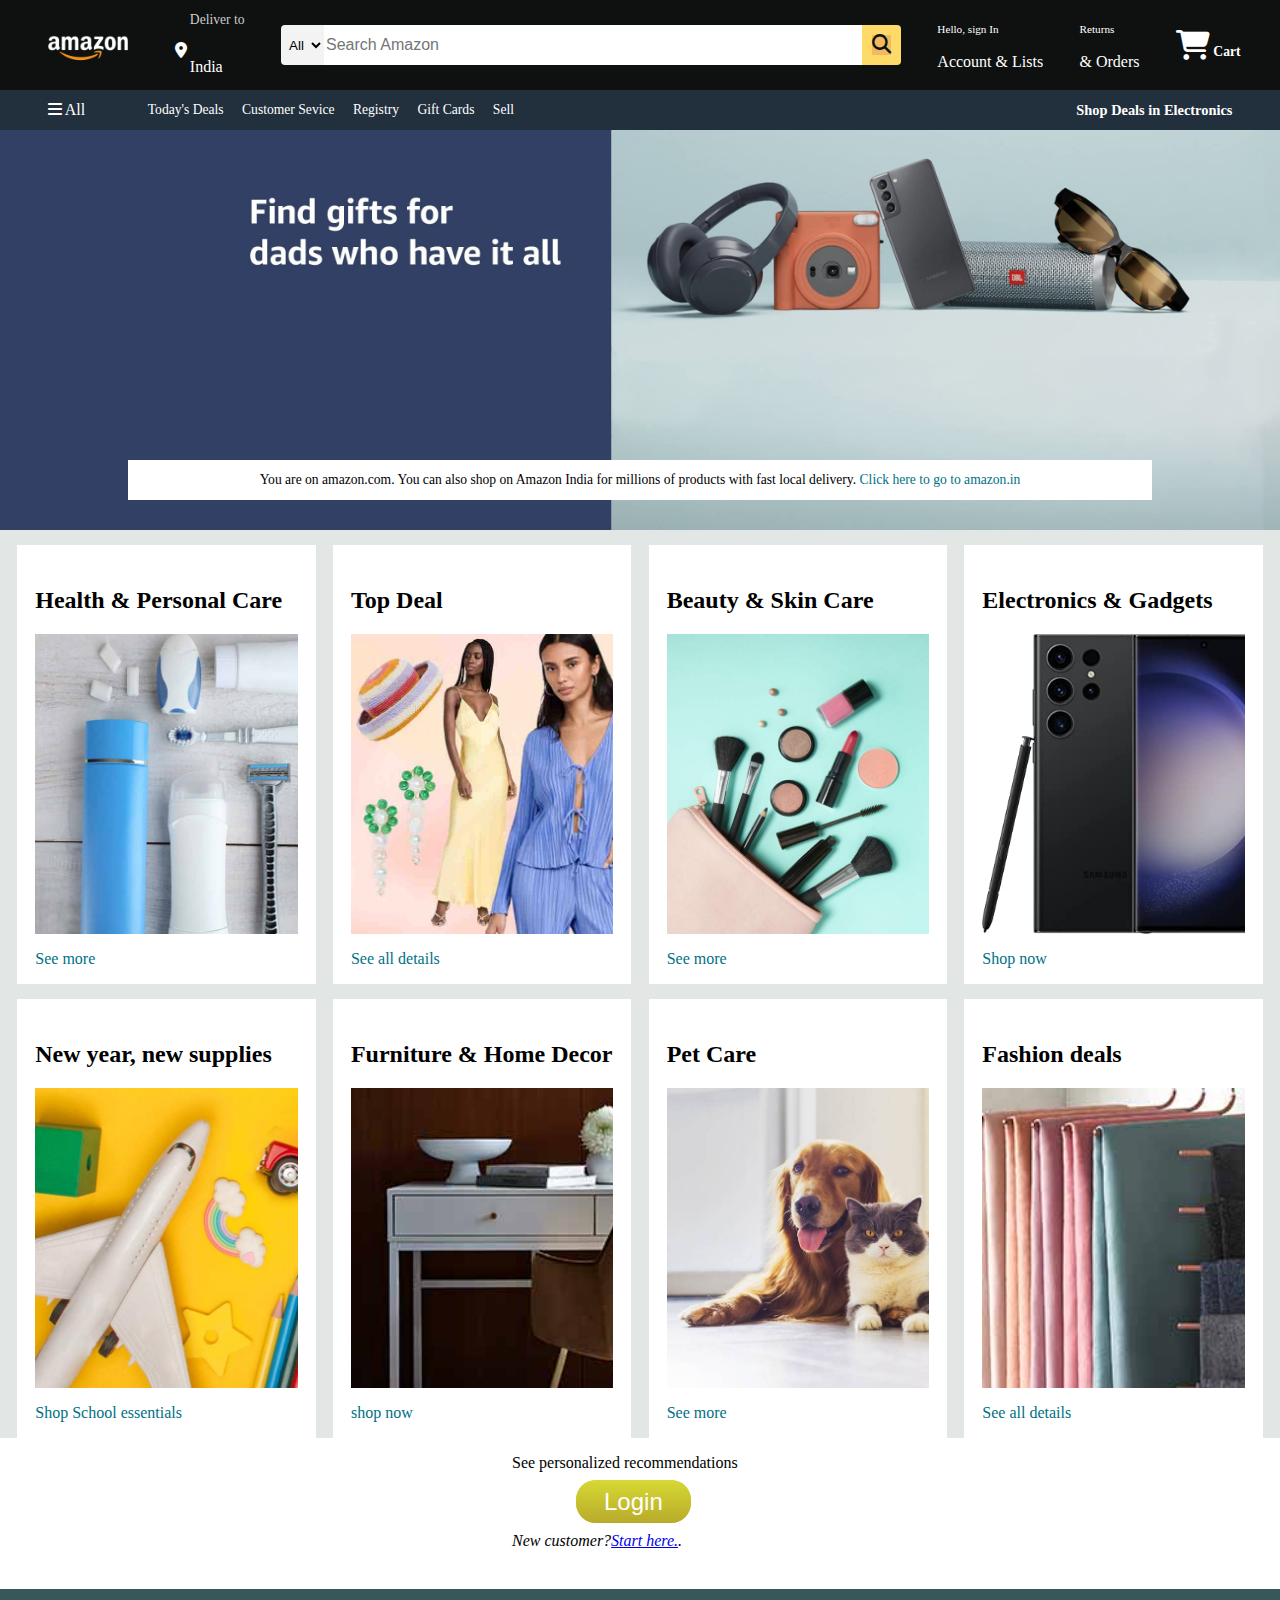
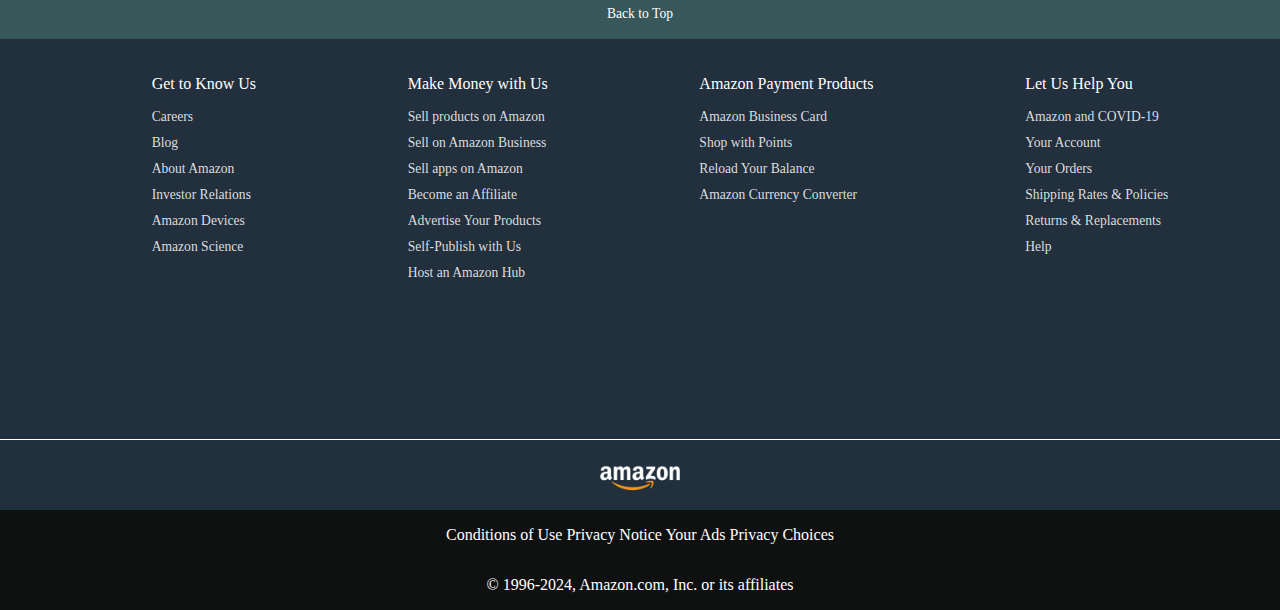
<file: index.html>
<!DOCTYPE html>
<html lang="en">
<head>
    <meta charset="UTF-8">
    <meta name="viewport" content="width=device-width, initial-scale=1.0">
    <title>Amazon</title>
    <link rel="stylesheet" href="https://cdnjs.cloudflare.com/ajax/libs/font-awesome/6.5.1/css/all.min.css">
    <link rel="stylesheet" href="styles.css">
</head>
<body>
    <header>
        <div class="nav-bar">
            <div class="nav-logo border">
                <div class="logo"></div>
            </div>

            <div class="nav-address border">
                <p class="add1">Deliver to</p>
                <div class="add-icon">
                    <i class="fa-solid fa-location-dot"></i>
                    <p class="add2">India</p>
                </div>
            </div>

            <div class="nav-search border">
                <select class="Search">
                    <option>All</option>
                </select>
                <input placeholder="Search Amazon" class="searchinput"> 
                <div class="searchicon">
                     <i class="fa-solid fa-magnifying-glass" style="background-color: #F3B95F;"></i>
                </div>
            </div>

            <div class="nav-signIn border">
                <p><span>Hello, sign In</span></p>
                <p class="nav2">Account & Lists</p>
            </div>

            <div class="nav-return border">
                <p><span>Returns</span></p>
                <p class="nav2">& Orders</p>
            </div>

            <div class="nav-cart border">
                <i class="fa-solid fa-cart-shopping"></i>
                Cart
            </div>
        </div>

        <div class="panel">
            <div class="panel-all">
                <i class="fa-solid fa-bars"></i>
                   All
            </div>
            <div class="panel-ops">
                <p>Today's Deals</p>
                <p>Customer Sevice</p>
                <p>Registry</p>
                <p>Gift Cards</p>
                <p>Sell</p>
            </div>
            <div class="panel-deals">
                Shop Deals in Electronics
            </div>
        </div>
    </header>
    
    <div class="hero-section">
        <div class="hero-msg">
            <p>You are on amazon.com. You can also shop on Amazon India for millions of products with fast local delivery. <a>Click here to go to amazon.in</a></p>
        </div>
    </div>

    <div class="shop">
        <div class="box1 box">
            <div class="box-content">
                <h2>Health & Personal Care</h2>
                <div class="box-img" style="background-image: url('box2_image.jpg');"></div>
                <p>See more</p>
            </div>  
        </div>
        <div class="box2 box">
            <div class="box-content">
                 <h2>Top Deal</h2>
                <div class="box-img" style="background-image: url('box8_image.jpg');"></div>
                <p>See all details</p>
             </div> 
        </div>
        <div class="box3 box">
            <div class="box-content">
                <h2>Beauty & Skin Care</h2>
                <div class="box-img" style="background-image: url('box5_image.jpg');"></div>
                <p>See more</p>
            </div> 
        </div>
        <div class="box4 box">
            <div class="box-content">
                <h2>Electronics & Gadgets</h2>
                <div class="box-img" style="background-image: url('box4_image.jpg');"></div>
                <p>Shop now</p>
            </div> 
        </div>
    </div>

    <div class="shop">
        <div class="box5 box">
            <div class="box-content">
                <h2>New year, new supplies</h2>
                <div class="box-img" style="background-image: url('box7_image.jpg');"></div>
                <p>Shop School essentials</p>
            </div>  
        </div>
        <div class="box6 box">
            <div class="box-content">
                 <h2>Furniture & Home Decor</h2>
                <div class="box-img" style="background-image: url('box3_image.jpg');"></div>
                <p>shop now</p>
             </div> 
        </div>
        <div class="box7 box">
            <div class="box-content">
                <h2>Pet Care</h2>
                <div class="box-img" style="background-image: url('box6_image.jpg');"></div>
                <p>See more</p>
            </div> 
        </div>
        <div class="box8 box">
            <div class="box-content">
                <h2>Fashion deals</h2>
                <div class="box-img" style="background-image: url('box1_image.jpg');"></div>
                <p>See all details</p>
            </div> 
        </div>
    </div>

    <div class="login">
        <p>See personalized recommendations</p>
        <a class="btn" href="C:\Users\Admin\Documents\Amazon Clone\login.html">Login</a>
        <em><p>New customer?<a href="C:\Users\Admin\Documents\Amazon Clone\account.html">Start here.</a>.</p></em>
    </div>

    <footer>
        <div class="foot-panel1">
            Back to Top
        </div>

        <div class="foot-panel2">
            <ul>
                <p>Get to Know Us</p>
                <a>Careers</a>
                <a>Blog</a>
                <a >About Amazon</a>
                <a>Investor Relations</a>
                <a>Amazon Devices</a>
                <a>Amazon Science</a>   
            </ul>
            <ul>
                <p>Make Money with Us</p>
                <a>Sell products on Amazon</a>
                <a>Sell on Amazon Business</a>
                <a >Sell apps on Amazon</a>
                <a>Become an Affiliate</a>
                <a>Advertise Your Products</a>
                <a>Self-Publish with Us</a>   
                <a>Host an Amazon Hub</a>
            </ul>
            <ul>
                <p>Amazon Payment Products</p>
                <a>Amazon Business Card</a>
                <a>Shop with Points</a>
                <a >Reload Your Balance</a>
                <a>Amazon Currency Converter</a> 
            </ul>
            <ul>
                <p>	
                    Let Us Help You</p>
                <a>Amazon and COVID-19</a>
                <a>Your Account</a>
                <a >Your Orders</a>
                <a>Shipping Rates & Policies</a>
                <a>Returns & Replacements</a>
                <a>Help</a>   
            </ul>
        </div>

        <div class="foot-panel3">
            <div class="logo">

            </div>
        </div>
        <div class="last">
            <a>Conditions of Use      Privacy Notice      Your Ads Privacy Choices</a>
             <a>© 1996-2024, Amazon.com, Inc. or its affiliates</a>
        </div>
    </footer>
</body>
</html>
</file>
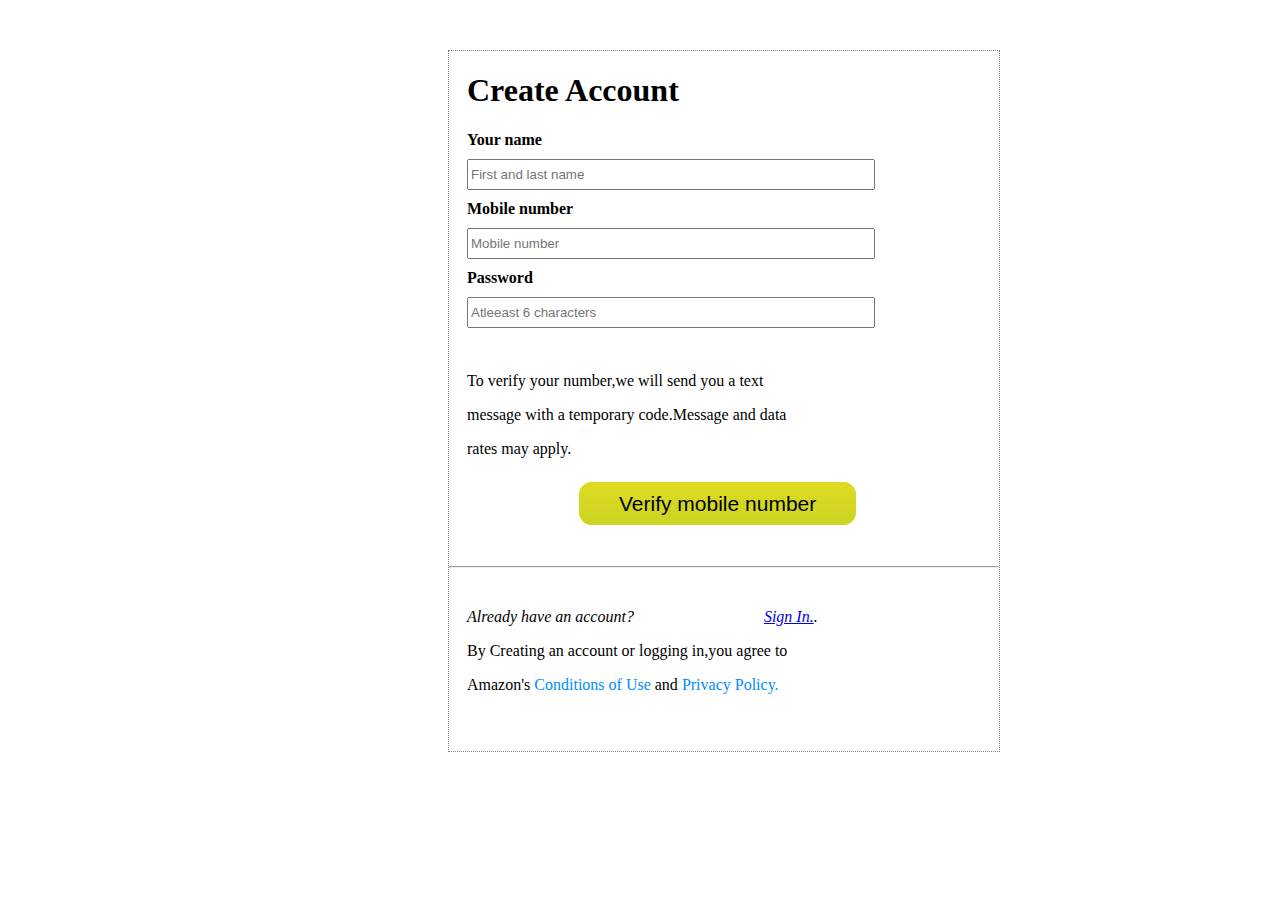
<file: account.html>
<!DOCTYPE html>
<html lang="en">
<head>
    <meta charset="UTF-8">
    <meta name="viewport" content="width=device-width, initial-scale=1.0">
    <title>account</title>
    <link rel="stylesheet" href="styles.css">   
    <link rel="stylesheet" href="https://cdnjs.cloudflare.com/ajax/libs/font-awesome/6.5.1/css/all.min.css">
</head>
<body>
    <div class="acount">
        <h1>Create Account</h1>
        <form>
            <label>Your name</label>
            <br>
            <input type="text" placeholder="First and last name">
            <br>
            <label>Mobile number</label>
            <br>
            <input type="text" placeholder="Mobile number">
            <br>
            <label>Password</label>
            <br>
            <input type="password" placeholder="Atleeast 6 characters">
        </form>
        <br>
        <p>To verify your number,we will send you a text</p>
        <p>message with a temporary code.Message and data</p>
        <p>rates may apply.</p>
        <br>
        <a href="" class="btnn">Verify mobile number</a>
        <hr>
        <em><p>Already have an account?<a href="C:\Users\Admin\Documents\Amazon Clone\login.html">Sign In.</a>.</p></em>
        <p>By Creating an account or logging in,you agree to</p>
        <p>Amazon's <mark>Conditions of Use</mark> and <mark>Privacy Policy.</mark></p>
    </div>
    
</body>
</html>
</file>
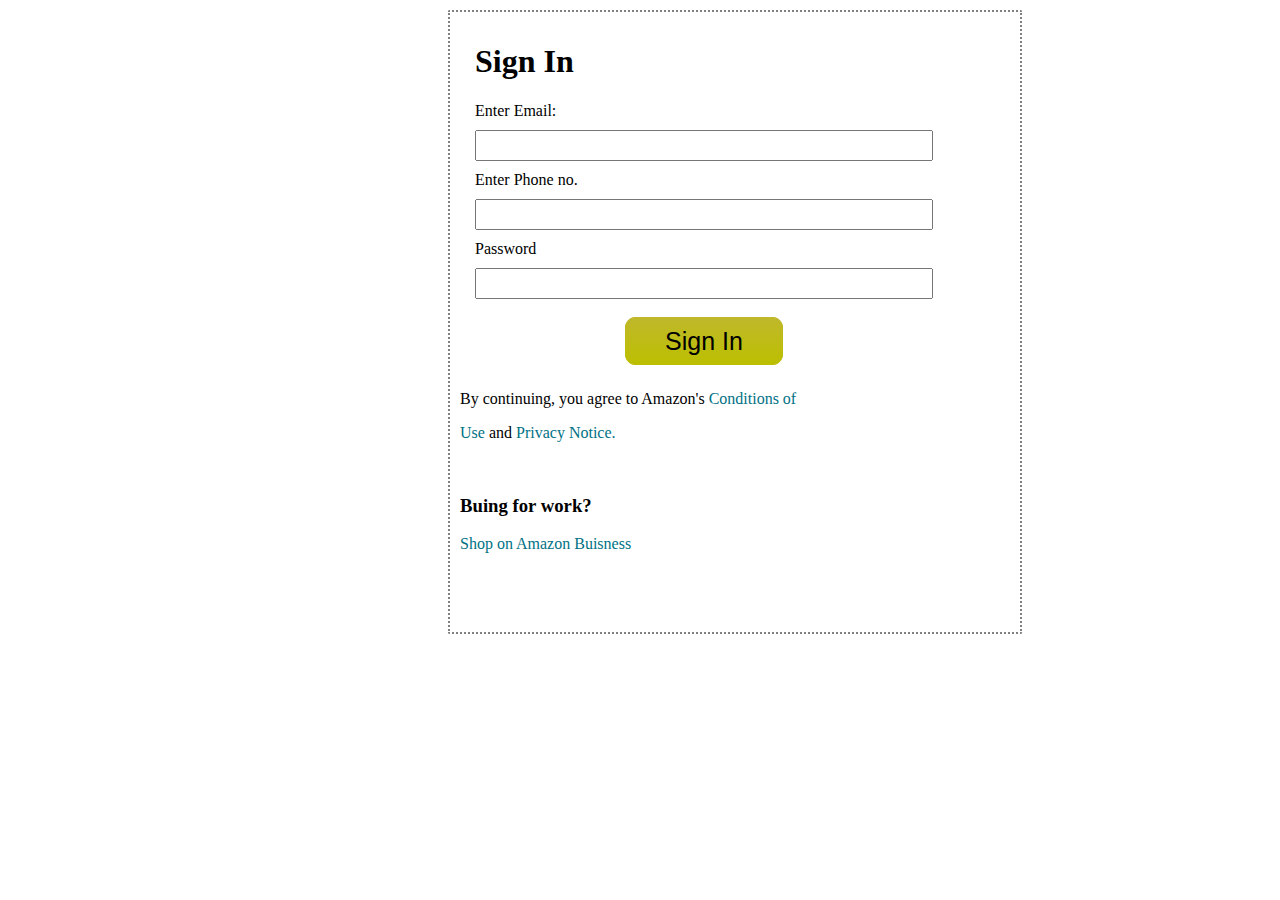
<file: login.html>
<!DOCTYPE html>
<html lang="en">
<head>
    <meta charset="UTF-8">
    <meta name="viewport" content="width=device-width, initial-scale=1.0">
    <title>Login</title>
    <link rel="stylesheet" href="styles.css">
    <link rel="stylesheet" href="https://cdnjs.cloudflare.com/ajax/libs/font-awesome/6.5.1/css/all.min.css">
</head>
<body>
     <div class="more">
        <h1>Sign In</h1>
        <form action="index.html" class="acc">
            <label>Enter Email:</label>
            <br>
            <input type="email">
            <br>
            <label>Enter Phone no.</label>
            <br>
            <input type="text">
            <br>
            <label>Password</label>
            <br>
            <input type="password">
        </form>
        <br>
        <a  class="bttn" href="C:\Users\Admin\Documents\Amazon Clone\index.html">Sign In</a>
        <br>
        <br>
        <p>By continuing, you agree to Amazon's <mark>Conditions of</mark></p>
        <p><mark>Use</mark> and <mark>Privacy Notice.</mark></p>
        <br>
        <h3>Buing for work?</h3>
        <p><mark>Shop on Amazon Buisness</mark></p>
     </div>
    
</body>
</html>
</file>
<file: styles.css>
body {
    margin: 0;
    font-family: Aerial;
    border: border-box;
}

.nav-bar {
    display: flex;
    height: 70px;
    padding: 10px 4px 10px 3px;
    background-color: #0f1111;
    color: white;
    display: flex;
    align-items: center;
    justify-content: space-evenly;
}
.nav-logo {
    height: 50px;
    width: 100px;
    display: flex;
}
.logo {
    background-image: url("amazon_logo.png");
    background-size: cover;
    height: 50px;
    width: 100%;
    display: flex;
}
.border {
    border: 1.5px solid transparent;
}
.border:hover {
    border: 1.5px solid white;
}

/** box2 **/
.add1{
    color: #cccccc;
    font-size: 0.85rem;
    margin-left: 15px;
}
.add2{
    font-size: 1rem;
    margin-left: 3px;
}
.add-icon{
    display: flex;
}

/** box3 **/
.nav-search  {
    display: flex;
    width: 620px;
    height: 40px;
    border-radius: 4px;
    justify-content: space-evenly;
}

.Search{
    width: 50px;
    text-align: center;
    background-color: #f3f3f3;
    border-top-left-radius: 4px;
    border-bottom-left-radius: 4px;
    border: none;
    display: flex;
}
.searchinput{
    width: 100%;
    font-size: 1rem;
    border: none;
}
.searchicon{
    width: 45px;
    display: flex;
    justify-content: center;
    align-items: center;
    font-size: 1.2rem;
    background-color:#fedb68;
    border-top-right-radius:4px ;
    border-bottom-right-radius:4px ;
    color: #0f1111;
    display: flex;
}
.nav-search:hover{
    border: 2px solid orange;
}
/**box4**/
span{
    font-size: 0.7rem;
}
nav2 {
    font-size: 0.85rem;
    font-weight: 700;
}

/**box5**/
.nav-cart i{
    font-size: 30px;
}
.nav-cart {
    font-size: 0.85rem;
    font-weight: 700;
}
/**pannel**/
.panel {
    height: 40px;
    display: flex;
    background-color: #222f3d;
    color: white;
    align-items: center;
    justify-content: space-evenly;
}

.panel-ops p{
    display: inline;
    margin-left: 15px;
}
.panel-ops {
    width: 70%;
    font-size: 0.85rem;
}
.panel-deals {
    font-size: 0.9rem;
    font-weight: 700;
}

/**hero section**/
.hero-section {
    background-image: url("hero_image.jpg");
    height: 400px;
    background-size: cover;
    display: flex;
    justify-content: center;
    align-items: flex-end;
}
.hero-msg{
    background-color: white;
    color: black;
    height: 40px;
    display: flex;
    align-items: center;
    justify-content: center;
    font-size: 0.85rem;
    width: 80%;
    margin-bottom: 30px;
}
.hero-msg a {
    color: #007185;
}

/** shop section **/
.shop{
    display: flex;
    justify-content: space-evenly;
    background-color: #e2e7e6;
}
.box {
    border: 2px solid white;
    height: 400px;
    width: 23%;
    background-color: white;
    padding: 20px 0px 15px;
    margin-top: 15px;
}
.box-img{
    height: 300px;
    background-size: cover;
    margin-top: 1rem;
    margin-bottom: 1rem;
}
.box-content {
    margin-left: 1rem;
    margin-right: 1rem;
}
.box-content p{
    color: #007185;
}

/** footer**/

footer{
    margin-top: 65px;
}
.foot-panel1{
    background-color: #37575a;
    color: white;
    height: 50px;
    display: flex;
    align-items: center;
    justify-content: center;
    font-size: 0.85rem;
}
.foot-panel2{
    background-color: #222f3d;
    color: white;
    height: 400px;
    display: flex;
    justify-content: space-evenly;
}
ul{
    margin-top: 20px;
}
ul a{
    display: block;
    font-size: 0.85rem;
    margin-top: 10px;
    color: #dddddd;
}
.foot-panel3{
    background-color: #222f3d;
    color: white;
    border-top: 0.5px solid white;
    height: 70px;
    display: flex;
    justify-content: center;
    align-items: center;
}

.logo{
    background-image: url("amazon_logo.png");
    background-size: cover;
    height: 50px;
    width: 100%;
    width: 100px;
}
.last a{
    background-color: #0f1111;
    color: white;
    height: 50px;
    display:flex;
    justify-content: center;
    align-items: center;
}

.login{
    background-color: white;
    height:70px;
    width: 100%; 
}
.login p {
    justify-content: center;
    align-items: center;
    margin-left: 40%;

} 
.btn {
    background: #d6d934;
    background-image: -webkit-linear-gradient(top, #d6d934, #b8aa2b);
    background-image: -moz-linear-gradient(top, #d6d934, #b8aa2b);
    background-image: -ms-linear-gradient(top, #d6d934, #b8aa2b);
    background-image: -o-linear-gradient(top, #d6d934, #b8aa2b);
    background-image: linear-gradient(to bottom, #d6d934, #b8aa2b);
    -webkit-border-radius: 20;
    -moz-border-radius: 20;
    border-radius: 20px;
    font-family: Arial;
    color: #ffffff;
    font-size: 24px;
    padding: 8px 28px 8px 28px;
    text-decoration: none;
    margin-left: 45%;
  }
  
  .btn:hover {
    background: #fcd93c;
    background-image: -webkit-linear-gradient(top, #fcd93c, #d9c034);
    background-image: -moz-linear-gradient(top, #fcd93c, #d9c034);
    background-image: -ms-linear-gradient(top, #fcd93c, #d9c034);
    background-image: -o-linear-gradient(top, #fcd93c, #d9c034);
    background-image: linear-gradient(to bottom, #fcd93c, #d9c034);
    text-decoration: none;
  }

.login btn a {
   margin-left: 45%;
}

.more{
    width: 550px;
    height: 600px;
    padding: 10px;
    border: 2px gray dotted;
    border-radius: 1px;
    margin-left: 35%;
    margin-top: 10px;
    border-radius: 2px;
}
.amazon img{
   margin-left: 20%;
  
}
.more input {
    width: 450px;
    margin-top: 10px;
    height: 25px;
    margin-bottom: 10px;
    margin-left: 15px;
}
.more label{
    font-weight: 200;
    margin-top: 10px;
    color: black;
    font-size: medium;
    margin-left: 15px;
}
.more h1{
    margin-left: 15px;
}
.more input:hover{
   border-color: #007185;
   border-radius: 5px;
}
.bttn {
    background: #bfb82c;
    background-image: -webkit-linear-gradient(top, #bfb82c, #bcbf00);
    background-image: -moz-linear-gradient(top, #bfb82c, #bcbf00);
    background-image: -ms-linear-gradient(top, #bfb82c, #bcbf00);
    background-image: -o-linear-gradient(top, #bfb82c, #bcbf00);
    background-image: linear-gradient(to bottom, #bfb82c, #bcbf00);
    -webkit-border-radius: 11;
    -moz-border-radius: 11;
    border-radius: 11px;
    font-family: Arial;
    color: #000000;
    font-size: 25px;
    padding: 10px 40px 10px 40px;
    text-decoration: none;
  }
  
  .bttn:hover {
    background: #ccc91e;
    background-image: -webkit-linear-gradient(top, #ccc91e, #b7bf17);
    background-image: -moz-linear-gradient(top, #ccc91e, #b7bf17);
    background-image: -ms-linear-gradient(top, #ccc91e, #b7bf17);
    background-image: -o-linear-gradient(top, #ccc91e, #b7bf17);
    background-image: linear-gradient(to bottom, #ccc91e, #b7bf17);
    text-decoration: none;
  }

 /** account**/
 .acount{
    width: 550px;
    height: 700px;
    border: 1.5px grey dotted;
    margin-left: 35%;
    margin-top: 50px;
 }
 .acount h1{
    margin-left: 18px;
 }
 .acount input{
    margin-top: 10px;
    margin-left: 18px;
    margin-bottom: 10px;
    width: 400px;
    height: 25px;
 }
 .acount label {
    margin-left: 18px;
    font-weight: bold;
    font-size: medium;
 }
 .acount p{
    margin-left: 18px;
 }
 .acount input:hover{
    border-color: rgb(0,140,255);
 }
 .btnn {
    background: #dedb21;
    background-image: -webkit-linear-gradient(top, #dedb21, #cbd424);
    background-image: -moz-linear-gradient(top, #dedb21, #cbd424);
    background-image: -ms-linear-gradient(top, #dedb21, #cbd424);
    background-image: -o-linear-gradient(top, #dedb21, #cbd424);
    background-image: linear-gradient(to bottom, #dedb21, #cbd424);
    -webkit-border-radius: 13;
    -moz-border-radius: 13;
    border-radius: 13px;
    font-family: Arial;
    color: #000000;
    font-size: 21px;
    padding: 10px 40px 10px 40px;
    text-decoration: none;
  }
  
  .btnn:hover {
    background: #daed32;
    background-image: -webkit-linear-gradient(top, #daed32, #c7c708);
    background-image: -moz-linear-gradient(top, #daed32, #c7c708);
    background-image: -ms-linear-gradient(top, #daed32, #c7c708);
    background-image: -o-linear-gradient(top, #daed32, #c7c708);
    background-image: linear-gradient(to bottom, #daed32, #c7c708);
    text-decoration: none;
  }
  .acount a{
    width: 400px;
    height: 25px;
    margin-left: 130px;
    margin-top: 40px;
  }
  .acount hr{
    margin-top: 50px;
    margin-bottom: 40px;
    background-color: rgb(201, 195,195);
    stroke-width: 300px;
  }
  .acount mark{
    color: rgb(0, 140,255);
    background-color: white;
  }
  .bttn{
    margin-top: 20px;
    margin-left: 30%;
  }
  .more mark{
    background-color: white;
    color: #007185;
  }
</file>
